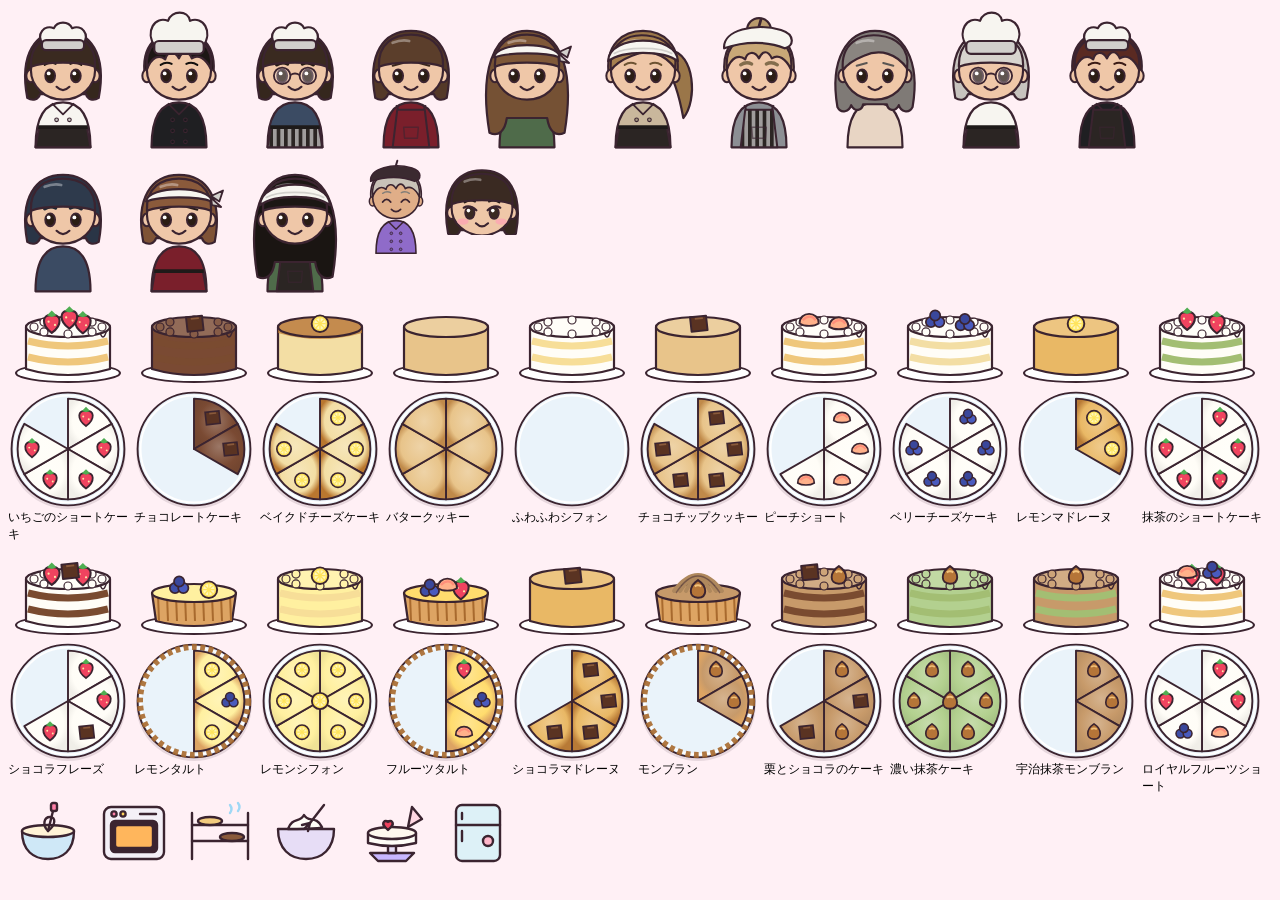
<file: test/art-preview.html>
<meta charset="utf-8"><body style="background:#FFF0F5;font:12px sans-serif">
<div id="a" style="display:flex;flex-wrap:wrap;gap:6px"></div><div id="c" style="display:flex;flex-wrap:wrap;gap:6px;margin-top:8px"></div>
<script src="../js/data.js"></script><script src="../js/sim.js"></script><script src="../js/art.js"></script>
<script>
const A=CS.art,D=CS.data;const box=(h,w)=>`<div style="width:${w}px;height:${w*1.25}px">${h}</div>`;
let h=box(A.avatar(D.DEFAULT_SKIN),110);
const hairs=Object.keys(D.AVATAR.hair), hats=Object.keys(D.AVATAR.hat), eyes=Object.keys(D.AVATAR.eyes), mouths=Object.keys(D.AVATAR.mouth), cl=Object.keys(D.AVATAR.clothes), acc=Object.keys(D.AVATAR.acc), pat=Object.keys(D.AVATAR.pattern), ap=Object.keys(D.AVATAR.apron);
for(let i=0;i<12;i++){h+=box(A.avatar({hair:hairs[i%8],hat:hats[i%7],eyes:eyes[i%6],mouth:mouths[i%5],clothes:cl[i%4],acc:acc[i%6],pattern:pat[i%4],apron:ap[i%3],hairColor:D.AVATAR.hairColors[i%11],clothesColor:D.AVATAR.clothColors[(i+1)%8],brows:['normal','thick','worried','none'][i%4]}),110);}
h+=box(A.avatar(A.customerSkin('gourmet',1)),80)+box(A.avatar(A.customerSkin('student',2),{head:true}),80);
document.getElementById('a').innerHTML=h;
let c='';for(const id in D.RECIPES){c+=`<div style="width:120px">${A.cakeSide(D.RECIPES[id])}${A.cakeTop(D.RECIPES[id],{pieces:id.length%7})}<div>${D.RECIPES[id].name}</div></div>`}
c+=['mix','oven','rack','whip','deco','fridge'].map(k=>`<div style="width:80px">${A.station(k)}</div>`).join('');
document.getElementById('c').innerHTML=c;
</script>
</file>
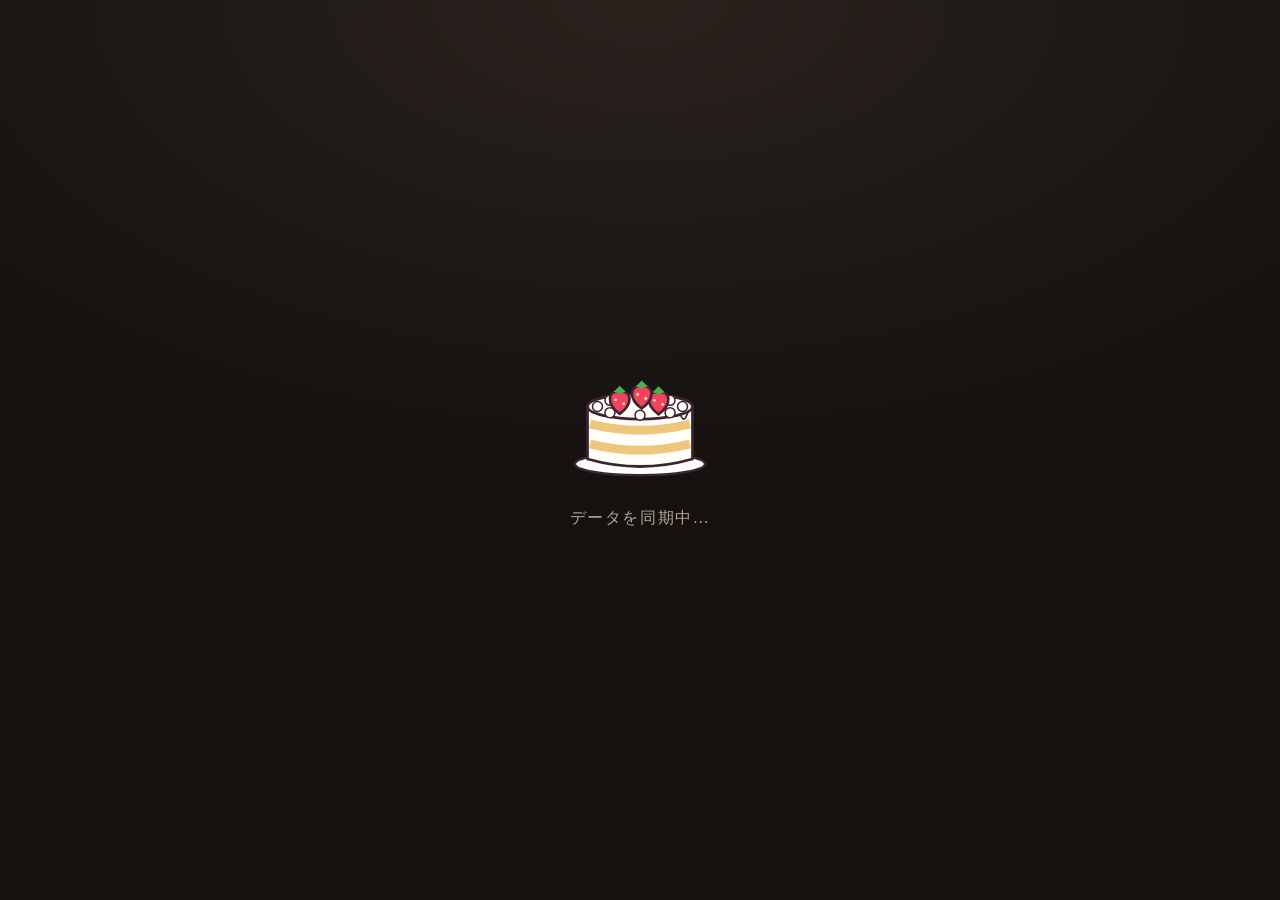
<file: test/index-mp.html>
<!doctype html>
<html lang="ja">
<head>
  <meta charset="utf-8">
  <meta name="viewport" content="width=device-width, initial-scale=1, viewport-fit=cover">
  <title>ケーキ屋さんシミュレーター</title>
  <meta name="description" content="最大4人で1つのケーキ屋さんを共同経営する、ブラウザで遊べる経営シミュレーション">
  <meta name="theme-color" content="#FFE4EC">
  <link rel="icon" href="data:image/svg+xml,%3Csvg xmlns='http://www.w3.org/2000/svg' viewBox='0 0 64 64'%3E%3Cpath d='M8 30h48v22a6 6 0 0 1-6 6H14a6 6 0 0 1-6-6z' fill='%23F2CC7E' stroke='%233B2430' stroke-width='4'/%3E%3Cpath d='M8 30c0-10 48-10 48 0v8H8z' fill='%23FFFDF7' stroke='%233B2430' stroke-width='4'/%3E%3Ccircle cx='32' cy='16' r='9' fill='%23F0435F' stroke='%233B2430' stroke-width='4'/%3E%3C/svg%3E">
  <link rel="preconnect" href="https://fonts.googleapis.com">
  <link rel="preconnect" href="https://fonts.gstatic.com" crossorigin>
  <link href="https://fonts.googleapis.com/css2?family=Mochiy+Pop+One&family=Zen+Maru+Gothic:wght@500;700;900&display=swap" rel="stylesheet">
  <link rel="stylesheet" href="../css/style.css">
</head>
<body>
  <div id="app">
    <!-- 起動 -->
    <section id="scr-boot" class="screen on" aria-busy="true">
      <div class="boot-cake" id="boot-cake"></div>
      <div class="boot-text">準備中…</div>
    </section>

    <!-- タイトル -->
    <section id="scr-title" class="screen">
      <div class="title-sky" aria-hidden="true"></div>
      <div class="title-wrap">
        <header class="logo">
          <div class="logo-cake" id="logo-cake"></div>
          <h1>ケーキ屋さん<span>シミュレーター</span></h1>
          <span class="ribbon">最大4人で共同経営</span>
        </header>
        <div class="title-me panel">
          <div class="av" id="me-av"></div>
          <div class="meta">
            <div class="name" id="me-name"></div>
            <span class="chip sync-chip" id="me-sync"></span>
          </div>
          <button class="icon-btn" id="me-edit" aria-label="きせかえ"><svg class="ic" viewBox="0 0 24 24" fill="none" stroke="currentColor" stroke-width="2.2" stroke-linecap="round" stroke-linejoin="round" aria-hidden="true"><path d="M8 3l-5 3 2 5 3-1v11h8V10l3 1 2-5-5-3c-.5 2-2 3-4 3s-3.5-1-4-3z"/></svg></button>
        </div>
        <div class="title-menu">
          <button class="btn big pink" id="btn-continue" hidden>つづきから <small></small></button>
          <button class="btn big yellow" id="btn-new">お店をつくる <small>ひとりでも・みんなでも</small></button>
          <button class="btn big mint" id="btn-join">お店に参加 <small>招待コードを入力</small></button>
        </div>
        <div class="title-sub">
          <button class="btn" id="btn-shops"><svg class="ic" viewBox="0 0 24 24" fill="none" stroke="currentColor" stroke-width="2.2" stroke-linecap="round" stroke-linejoin="round" aria-hidden="true"><path d="M3 11l9-8 9 8M5 10v10h14V10"/><path d="M10 20v-6h4v6"/></svg>マイショップ</button>
          <button class="btn" id="btn-skin"><svg class="ic" viewBox="0 0 24 24" fill="none" stroke="currentColor" stroke-width="2.2" stroke-linecap="round" stroke-linejoin="round" aria-hidden="true"><path d="M8 3l-5 3 2 5 3-1v11h8V10l3 1 2-5-5-3c-.5 2-2 3-4 3s-3.5-1-4-3z"/></svg>きせかえ</button>
          <button class="btn" id="btn-transfer"><svg class="ic" viewBox="0 0 24 24" fill="none" stroke="currentColor" stroke-width="2.2" stroke-linecap="round" stroke-linejoin="round" aria-hidden="true"><circle cx="8" cy="15" r="4"/><path d="M11 12l9-9M17 6l3 3M14 9l2 2"/></svg>引き継ぎ</button>
          <button class="btn" id="btn-rank"><svg class="ic" viewBox="0 0 24 24" fill="none" stroke="currentColor" stroke-width="2.2" stroke-linecap="round" stroke-linejoin="round" aria-hidden="true"><path d="M8 4h8v5a4 4 0 0 1-8 0z"/><path d="M8 6H5a3 3 0 0 0 3 4M16 6h3a3 3 0 0 1-3 4"/><path d="M12 13v4M8.5 21h7M10 17h4"/></svg>ランキング</button>
          <button class="btn" id="btn-settings"><svg class="ic" viewBox="0 0 24 24" fill="none" stroke="currentColor" stroke-width="2.2" stroke-linecap="round" stroke-linejoin="round" aria-hidden="true"><circle cx="12" cy="12" r="3.2"/><path d="M12 2.5v3M12 18.5v3M4.2 6.2l2.1 2.1M17.7 15.7l2.1 2.1M2.5 12h3M18.5 12h3M4.2 17.8l2.1-2.1M17.7 8.3l2.1-2.1"/></svg>設定</button>
        </div>
        <p class="title-foot" id="title-foot"></p>
      </div>
    </section>

    <!-- ゲーム -->
    <section id="scr-game" class="screen"></section>
  </div>

  <div id="sheet" hidden></div>
  <div id="mg" hidden></div>
  <div id="modal" hidden></div>
  <div id="toasts" aria-live="polite"></div>
  <div id="fxlayer" aria-hidden="true"></div>

  <!-- Firebase（compat 版） -->
  <script>window.FAKE_PORT=8790</script><script src="fake-firebase.js"></script>
  
  
  
  <!-- ゲーム本体 -->
  <script src="../js/data.js"></script>
  <script src="../js/sim.js"></script>
  <script src="../js/plan.js"></script>
  <script src="../js/kitchen.js"></script>
  <script src="../js/art.js"></script>
  <script src="../js/net.js"></script>
  <script src="../js/fx.js"></script>
  <script src="../js/gl.js"></script>
  <script src="../js/models.js"></script>
  <script src="../js/world.js"></script>
  <script src="../js/ui.js"></script>
  <script src="../js/rank.js"></script>
  <script src="../js/game.js"></script>
  <script>
    document.getElementById('boot-cake').innerHTML = CS.art.cakeSide(CS.data.RECIPES.short);
    document.getElementById('logo-cake').innerHTML = CS.art.cakeSide(CS.data.RECIPES.choco_berry);
  </script>
  <script src="../js/main.js"></script>
</body>
</html>
</file>
<file: css/style.css>
/* ケーキ屋さんシミュレーター
   レイアウト: 上=HUD / 3D の店内（全面） / 移動・操作ボタン（位置と大きさを変更可）
   方向性: 夜のパティスリー。エスプレッソ色のガラス調パネル、真鍮色と木苺色のアクセント、明朝の見出し */
:root {
  color-scheme: dark;
  --bg: #14110F;
  --bg-2: #1B1714;
  --paper: #231E1A;
  --paper-2: #2C2621;
  --glass: rgba(24, 20, 17, .78);
  --glass-2: rgba(36, 30, 26, .9);
  --fg: #F2EBE1;
  --muted: #B3A595;
  --dim: #85786B;
  --line: rgba(242, 235, 225, .12);
  --line-2: rgba(242, 235, 225, .22);
  --accent: #D4506C;
  --accent-2: #B83D58;
  --gold: #C9A35E;
  --gold-2: #E2C68E;
  --good: #8DB580;
  --warn: #E0A458;
  --bad: #E06A6A;
  --info: #84A9C9;
  --shadow: 0 10px 30px rgba(0, 0, 0, .35);
  --shadow-s: 0 4px 12px rgba(0, 0, 0, .3);
  --r: 14px;
  --display: "Shippori Mincho B1", "Zen Old Mincho", "Hiragino Mincho ProN", "Yu Mincho", serif;
  --body: "Zen Kaku Gothic New", "Hiragino Sans", "Hiragino Kaku Gothic ProN", "Yu Gothic UI", "Meiryo", system-ui, sans-serif;
  --btn: 1;
  --safe-l: max(12px, env(safe-area-inset-left, 0px));
  --safe-r: max(12px, env(safe-area-inset-right, 0px));
  --safe-b: env(safe-area-inset-bottom, 0px);
  --safe-t: env(safe-area-inset-top, 0px);
}
* { box-sizing: border-box; -webkit-tap-highlight-color: transparent; }
html, body { height: 100%; margin: 0; }
body {
  background: radial-gradient(120% 90% at 50% 0%, #2A221D 0%, var(--bg) 60%);
  color: var(--fg); font-family: var(--body); font-weight: 500; font-size: 15px; line-height: 1.55;
  overflow: hidden; overscroll-behavior: none; -webkit-user-select: none; user-select: none; touch-action: manipulation;
}
input, textarea { -webkit-user-select: text; user-select: text; }
body { -webkit-touch-callout: none; }
#scr-game .floor, #scr-game .hud, .fabs .mv, .lb { -webkit-touch-callout: none; -webkit-user-select: none; user-select: none; }
#scr-game .hud, #scr-game .tut, #scr-game .orders, #scr-game .lcol, #scr-game .rotate { touch-action: none; }

button, input, select { font: inherit; color: inherit; }
[hidden] { display: none !important; }
h1, h2, h3 { font-family: var(--display); font-weight: 600; margin: 0; text-wrap: balance; letter-spacing: .03em; }
.num { font-variant-numeric: tabular-nums; }
:focus-visible { outline: 2px solid var(--gold); outline-offset: 2px; }

/* ---------- 共通部品 ---------- */
.ic { width: 1.15em; height: 1.15em; flex: none; }
.btn {
  display: inline-flex; align-items: center; justify-content: center; gap: .45em;
  min-height: 44px; padding: .45em 1.15em; border-radius: 10px;
  background: linear-gradient(180deg, #3A322C, #2C2621); color: var(--fg);
  border: 1px solid var(--line-2); box-shadow: inset 0 1px 0 rgba(255, 255, 255, .06), var(--shadow-s);
  font-weight: 700; cursor: pointer; transition: transform .08s, filter .15s, background .15s; white-space: nowrap; letter-spacing: .02em;
}
.btn:hover { filter: brightness(1.12); }
.btn:active, .btn.pressed { transform: translateY(1px) scale(.99); filter: brightness(.95); }
.btn:disabled { opacity: .4; cursor: not-allowed; transform: none; filter: none; }
.btn.pink, .btn.primary { background: linear-gradient(180deg, #DE5F7A, var(--accent-2)); border-color: rgba(255, 255, 255, .18); color: #fff; }
.btn.mint { background: linear-gradient(180deg, #96BE89, #6E9A62); border-color: rgba(255, 255, 255, .18); color: #10140E; }
.btn.yellow { background: linear-gradient(180deg, var(--gold-2), var(--gold)); color: #241A0C; border-color: rgba(255, 255, 255, .25); }
.btn.sky { background: linear-gradient(180deg, #93B6D4, #6E93B5); color: #0E1620; }
.btn.lilac { background: linear-gradient(180deg, #A898C9, #8270A8); color: #fff; }
.btn.ghost { background: transparent; box-shadow: none; border-color: var(--line-2); }
.btn.sm { min-height: 34px; padding: .2em .8em; font-size: 13px; border-radius: 8px; }
.btn.big { min-height: 54px; font-size: 17px; padding: .55em 1.4em; font-family: var(--display); font-weight: 600; }
.btn.wide { width: 100%; }
.icon-btn { display: inline-grid; place-items: center; width: 40px; height: 40px; border-radius: 10px; border: 1px solid var(--line-2); background: rgba(255, 255, 255, .05); cursor: pointer; padding: 0; }
.icon-btn:hover { background: rgba(255, 255, 255, .1); }
.chip { display: inline-flex; align-items: center; gap: .3em; padding: .05em .6em; border-radius: 999px; border: 1px solid var(--line-2); background: rgba(255, 255, 255, .05); font-size: 12px; font-weight: 700; white-space: nowrap; color: var(--fg); }
.chip.ok { border-color: rgba(141, 181, 128, .5); color: #BFE0B3; background: rgba(141, 181, 128, .12); }
.chip.warn { border-color: rgba(224, 164, 88, .5); color: #F2CB93; background: rgba(224, 164, 88, .12); }
.chip.bad { border-color: rgba(224, 106, 106, .55); color: #F5ABAB; background: rgba(224, 106, 106, .12); }
.chip.info { border-color: rgba(132, 169, 201, .5); color: #BCD3E8; background: rgba(132, 169, 201, .12); }
.chip.auto { border-color: rgba(122, 176, 214, .55); color: #CFE6F7; background: rgba(122, 176, 214, .14); }
.card.upg.locked { opacity: .6; }
.chip.cold { border-color: rgba(143, 211, 255, .5); color: #BFE6FF; background: rgba(143, 211, 255, .12); }
.chip .ic { width: 1.05em; height: 1.05em; }
.chip.pink { border-color: rgba(212, 80, 108, .5); color: #F1AFBE; background: rgba(212, 80, 108, .12); }
.panel { background: var(--glass-2); border: 1px solid var(--line); border-radius: var(--r); box-shadow: var(--shadow); backdrop-filter: blur(10px); -webkit-backdrop-filter: blur(10px); }
.field { display: grid; gap: 6px; }
.field > span { font-size: 12px; color: var(--muted); letter-spacing: .06em; }
.input { width: 100%; min-height: 46px; padding: .4em .9em; border: 1px solid var(--line-2); border-radius: 10px; background: rgba(0, 0, 0, .25); font-weight: 600; font-size: 16px; color: var(--fg); }
.input:focus { border-color: var(--gold); outline: none; }
.input.code { font-family: var(--display); letter-spacing: .2em; text-transform: uppercase; text-align: center; font-size: 22px; }
.seg { display: flex; flex-wrap: wrap; gap: 6px; }
.seg button { flex: 1 1 auto; min-height: 40px; border: 1px solid var(--line-2); border-radius: 9px; background: rgba(255, 255, 255, .04); font-weight: 700; cursor: pointer; padding: .2em .7em; }
.seg button[aria-pressed="true"] { background: linear-gradient(180deg, #DE5F7A, var(--accent-2)); color: #fff; border-color: transparent; }
.switch { position: relative; width: 52px; height: 30px; flex: none; }
.switch input { appearance: none; width: 100%; height: 100%; margin: 0; border: 1px solid var(--line-2); border-radius: 999px; background: rgba(255, 255, 255, .1); cursor: pointer; transition: background .2s; }
.switch input:checked { background: var(--accent); }
.switch i { position: absolute; top: 4px; left: 4px; width: 22px; height: 22px; border-radius: 50%; background: #fff; transition: transform .2s; pointer-events: none; box-shadow: 0 1px 3px rgba(0, 0, 0, .4); }
.switch input:checked + i { transform: translateX(22px); }
input[type="range"] { width: 100%; accent-color: var(--accent); height: 28px; }
.row { display: flex; align-items: center; gap: 10px; }
.row.between { justify-content: space-between; }
.row.wrap { flex-wrap: wrap; }
.muted { color: var(--muted); font-weight: 500; }
.small { font-size: 12px; }
.stars { color: var(--gold-2); letter-spacing: .02em; }
.thumb { display: block; width: 100%; height: auto; aspect-ratio: 1; object-fit: contain; filter: drop-shadow(0 6px 10px rgba(0, 0, 0, .35)); }
.face, .body { display: block; width: 100%; height: 100%; object-fit: cover; }
.body { object-fit: contain; }

/* ---------- 画面 ---------- */
#app { height: 100%; position: relative; }
.screen { position: absolute; inset: 0; display: none; }
.screen.on { display: flex; flex-direction: column; animation: screenIn .45s ease; }
@keyframes screenIn { from { opacity: 0; } }
#scr-boot { align-items: center; justify-content: center; gap: 14px; }
.boot-cake { width: 150px; }
.boot-text { font-family: var(--display); font-size: 16px; color: var(--muted); letter-spacing: .1em; }

/* タイトル */
#scr-title { overflow-y: auto; align-items: center; padding: calc(16px + var(--safe-t)) var(--safe-r) calc(20px + var(--safe-b)) var(--safe-l); background: radial-gradient(80% 60% at 50% 18%, rgba(201, 163, 94, .16), transparent 70%); }
.title-wrap { width: min(560px, 100%); display: grid; gap: 18px; justify-items: center; margin: auto 0; }
.title-sky { display: none; }
.logo { text-align: center; display: grid; justify-items: center; gap: 4px; }
.logo-cake { width: 210px; margin-bottom: -18px; }
.logo h1 { font-size: clamp(30px, 7.5vw, 44px); line-height: 1.15; color: var(--fg); font-weight: 600; }
.logo h1 span { display: block; font-size: .44em; color: var(--gold); letter-spacing: .5em; padding-left: .5em; margin-top: 6px; font-family: var(--body); font-weight: 700; }
.logo .ribbon { margin-top: 8px; font-size: 12px; color: var(--muted); letter-spacing: .2em; border-top: 1px solid var(--line-2); border-bottom: 1px solid var(--line-2); padding: 3px 14px; }
.title-me { display: flex; align-items: center; gap: 12px; padding: 8px 14px 8px 8px; width: 100%; }
.title-me .av { width: 64px; height: 96px; flex: none; border-radius: 10px; background: radial-gradient(circle at 50% 40%, rgba(255, 255, 255, .08), transparent 70%); overflow: hidden; }
.title-me .meta { flex: 1; min-width: 0; display: grid; gap: 4px; justify-items: start; }
.title-me .name { font-family: var(--display); font-size: 19px; overflow: hidden; text-overflow: ellipsis; white-space: nowrap; max-width: 100%; }
.title-menu { display: grid; gap: 10px; width: 100%; }
.title-menu .btn.big { width: 100%; justify-content: space-between; }
.title-menu .btn small { font-family: var(--body); font-size: 12px; opacity: .85; font-weight: 500; }
.title-sub { display: grid; grid-template-columns: repeat(5, 1fr); gap: 6px; width: 100%; }
.title-sub .btn { flex-direction: column; gap: 3px; min-height: 62px; font-size: 11.5px; padding: 6px 2px; white-space: nowrap; }
.title-sub .btn .ic { width: 20px; height: 20px; color: var(--gold); }
.title-foot { font-size: 12px; text-align: center; color: var(--dim); }
.sync-chip .dot { width: 7px; height: 7px; border-radius: 50%; background: currentColor; }
.sync-chip.online { color: #BFE0B3; border-color: rgba(141, 181, 128, .45); }
.sync-chip.offline { color: #F2CB93; border-color: rgba(224, 164, 88, .45); }
.sync-chip.error { color: #F5ABAB; border-color: rgba(224, 106, 106, .5); }

/* ---------- ゲーム画面 ---------- */
#scr-game { padding-top: 0; }
.hud { position: absolute; z-index: 8; left: 0; right: 0; top: 0; display: flex; align-items: center; gap: 10px; flex-wrap: wrap; padding: calc(8px + var(--safe-t)) var(--safe-r) 8px var(--safe-l); background: linear-gradient(180deg, rgba(14, 11, 9, .82), rgba(14, 11, 9, .55) 70%, transparent); pointer-events: none; }
.hud > * { pointer-events: auto; }
.hud-day { display: grid; line-height: 1.15; min-width: 64px; }
.hud-day b { font-family: var(--display); font-weight: 600; font-size: 17px; }
.hud-day span { font-size: 11px; color: var(--muted); }
.hud-clock { flex: 1 1 120px; min-width: 110px; max-width: 420px; display: grid; grid-template-columns: auto 1fr; align-items: center; column-gap: 10px; }
.hud-clock .phase { grid-row: span 2; font-size: 11px; padding: 2px 9px; border-radius: 999px; border: 1px solid var(--line-2); white-space: nowrap; color: var(--muted); }
.hud-clock .phase.open { background: rgba(141, 181, 128, .2); color: #CBE7C0; border-color: rgba(141, 181, 128, .5); }
.hud-clock .phase.prep { background: rgba(224, 164, 88, .16); color: #F2CB93; border-color: rgba(224, 164, 88, .45); }
.hud-clock .phase.report { background: rgba(132, 169, 201, .18); color: #BCD3E8; }
.hud-clock b { font-family: var(--display); font-weight: 600; font-size: 20px; line-height: 1; }
.hud-clock .bar { height: 3px; border-radius: 99px; background: rgba(255, 255, 255, .15); overflow: hidden; }
.hud-clock .bar u { display: block; height: 100%; background: var(--gold); width: 0; transition: width .3s linear; }
.hud-money { font-family: var(--display); font-weight: 600; font-size: 18px; padding: 3px 12px; border-radius: 10px; background: rgba(0, 0, 0, .35); border: 1px solid rgba(201, 163, 94, .45); color: var(--gold-2); white-space: nowrap; cursor: pointer; }
.hud-money.neg { color: #F5ABAB; border-color: rgba(224, 106, 106, .5); }
.hud-money.bump { animation: bump .35s; }
@keyframes bump { 40% { transform: scale(1.06); } }
.hud-rep { display: grid; line-height: 1.1; text-align: center; }
.hud-rep b { font-family: var(--display); font-weight: 600; font-size: 16px; color: var(--gold-2); }
.hud-rep small { font-size: 10px; color: var(--muted); }
.hud-party { display: flex; margin-left: auto; gap: 4px; }
.hud-party .pa { width: 34px; height: 34px; border-radius: 50%; border: 1px solid var(--line-2); background: #2C2621; overflow: hidden; position: relative; }
.hud-party .pa.off { filter: grayscale(1) brightness(.6); }
.hud-party .pa.host { border-color: var(--gold); }
.floor { position: absolute; inset: 0; overflow: hidden; }
.world { position: absolute; inset: 0; background: #9EBBD6; }
.world canvas { width: 100%; height: 100%; display: block; touch-action: none; cursor: grab; }
.world canvas:active { cursor: grabbing; }
.labels { position: absolute; inset: 0; pointer-events: none; overflow: hidden; z-index: 2; }
.lb { position: absolute; left: 0; top: 0; will-change: transform; white-space: nowrap; transform-origin: 50% 100%; }
.st-lb { display: grid; justify-items: center; gap: 1px; padding: 3px 10px 4px; background: rgba(20, 16, 13, .72); border: 1px solid var(--line-2); border-radius: 8px; font-size: 11px; line-height: 1.25; color: var(--fg); backdrop-filter: blur(4px); -webkit-backdrop-filter: blur(4px); }
.st-lb b { font-size: 12px; font-weight: 700; letter-spacing: .04em; }
.st-lb small { font-size: 10px; color: var(--muted); font-weight: 600; }
.st-lb em { font-style: normal; background: var(--accent); color: #fff; border-radius: 6px; padding: 1px 9px; margin-top: 3px; font-size: 12px; font-weight: 700; }
.st-lb.near { border-color: var(--gold); background: rgba(20, 16, 13, .86); z-index: 2; }
.st-lb.near b { font-size: 14px; }
.st-lb.hot { border-color: var(--warn); animation: hotGlow .8s ease-in-out infinite; }
@keyframes hotGlow { 50% { box-shadow: 0 0 0 4px rgba(224, 164, 88, .35); } }
.st-lb.auto { border-color: rgba(122, 176, 214, .55); }
.st-lb .pb { display: block; width: 100px; height: 6px; border-radius: 99px; background: rgba(255, 255, 255, .14); margin-top: 4px; overflow: hidden; }
.st-lb .pb i { display: block; height: 100%; background: linear-gradient(90deg, #7AB0D6, #9BD88A); border-radius: 99px; }
.st-lb .dm { position: relative; display: block; width: 100px; height: 8px; border-radius: 99px; background: linear-gradient(90deg, #F2E5C2, #E1B26A 45%, #A8652E 70%, #5A2E14 85%, #1B0F08); margin-top: 4px; }
.st-lb .dm u { position: absolute; top: -3px; bottom: -3px; border: 1.5px solid #9BD88A; border-radius: 3px; background: rgba(141, 181, 128, .25); }
.st-lb .dm b { position: absolute; top: -5px; width: 3px; height: 18px; margin-left: -1.5px; background: #fff; border-radius: 2px; box-shadow: 0 0 0 1px rgba(0, 0, 0, .6); }
.tag-lb { background: rgba(20, 16, 13, .78); border: 1px solid rgba(201, 163, 94, .55); color: var(--gold-2); border-radius: 6px; padding: 1px 7px; font-size: 11px; display: grid; justify-items: center; line-height: 1.2; font-variant-numeric: tabular-nums; font-weight: 700; }
.tag-lb small { font-size: 10px; color: var(--muted); font-weight: 600; }
.nm-lb { background: rgba(20, 16, 13, .7); color: #fff; border-radius: 6px; padding: 0 8px; font-size: 11px; font-weight: 700; }
.say-lb { background: rgba(250, 246, 240, .95); color: #2A221D; border-radius: 10px; padding: 3px 10px; font-size: 12px; font-weight: 700; animation: fadeIn .25s; z-index: 3; box-shadow: var(--shadow-s); }
.say-lb.bad { background: rgba(225, 233, 240, .95); }
@keyframes fadeIn { from { opacity: 0; } }
.keyhint { position: absolute; left: 50%; bottom: calc(10px + var(--safe-b)); transform: translateX(-50%); background: rgba(20, 16, 13, .7); border: 1px solid var(--line); color: var(--muted); border-radius: 999px; padding: 3px 14px; font-size: 12px; z-index: 5; white-space: nowrap; pointer-events: none; max-width: calc(100% - 32px); overflow: hidden; text-overflow: ellipsis; }

/* 操作ボタン（スティック・操作ボタン・メニュー類。位置と大きさを変更できる） */
.fabs { position: absolute; inset: 0; pointer-events: none; z-index: 6; }
.fabs .mv { position: absolute; pointer-events: auto; transform: translate(-50%, -50%); touch-action: none; }
.joy { width: calc(128px * var(--btn)); height: calc(128px * var(--btn)); border-radius: 50%; background: radial-gradient(circle, rgba(20, 16, 13, .25), rgba(20, 16, 13, .45)); border: 1px solid rgba(255, 255, 255, .25); backdrop-filter: blur(3px); -webkit-backdrop-filter: blur(3px); }
.joy i { position: absolute; left: 30%; top: 30%; width: 40%; height: 40%; border-radius: 50%; background: radial-gradient(circle at 40% 35%, #F7F1E8, #CFC4B6); box-shadow: 0 4px 12px rgba(0, 0, 0, .45); transition: transform .05s; }
.act-btn { width: calc(96px * var(--btn)); height: calc(96px * var(--btn)); border-radius: 50%; background: rgba(20, 16, 13, .6); color: var(--muted); border: 1px solid rgba(255, 255, 255, .25); display: grid; place-items: center; align-content: center; gap: 2px; font-weight: 700; font-size: calc(12px * var(--btn)); cursor: pointer; padding: 6px; backdrop-filter: blur(4px); -webkit-backdrop-filter: blur(4px); box-shadow: var(--shadow-s); }
.act-btn .ic { width: calc(26px * var(--btn)); height: calc(26px * var(--btn)); }
.act-btn .ab-t { max-width: 100%; line-height: 1.15; text-align: center; overflow: hidden; }
.act-btn.on { background: radial-gradient(circle at 40% 30%, #E36B85, var(--accent-2)); color: #fff; border-color: rgba(255, 255, 255, .35); animation: actPulse 1.4s ease-in-out infinite; }
@keyframes actPulse { 50% { box-shadow: 0 0 0 8px rgba(212, 80, 108, .22), var(--shadow-s); } }
.act-btn.pressed { transform: translate(-50%, -50%) scale(.95); }
.fab { width: calc(56px * var(--btn)); height: calc(56px * var(--btn)); border-radius: 14px; border: 1px solid var(--line-2); background: rgba(20, 16, 13, .7); color: var(--fg); display: grid; place-items: center; align-content: center; gap: 1px; cursor: pointer; font-size: calc(10px * var(--btn)); font-weight: 700; padding: 0; backdrop-filter: blur(4px); -webkit-backdrop-filter: blur(4px); box-shadow: var(--shadow-s); }
.fab .ic { width: calc(22px * var(--btn)); height: calc(22px * var(--btn)); color: var(--gold-2); }
.fabs .fab:active { transform: translate(-50%, -50%) scale(.95); }
.fabs.editing .mv { outline: 2px dashed var(--gold); outline-offset: 4px; cursor: grab; animation: none; }
.edit-bar { position: absolute; z-index: 30; left: 50%; top: calc(70px + var(--safe-t)); transform: translateX(-50%); display: flex; flex-wrap: wrap; justify-content: center; gap: 8px; padding: 8px 12px; align-items: center; width: max-content; max-width: calc(100% - 32px); }
.edit-bar > span { white-space: nowrap; }
.phase-band { position: absolute; z-index: 7; left: 50%; transform: translateX(-50%); top: calc(64px + var(--safe-t)); display: flex; gap: 8px; align-items: center; padding: 4px 4px 4px 14px; background: rgba(20, 16, 13, .78); border: 1px solid rgba(224, 164, 88, .45); border-radius: 999px; font-size: 13px; white-space: nowrap; color: #F2CB93; backdrop-filter: blur(4px); -webkit-backdrop-filter: blur(4px); }
.chat-float { position: absolute; z-index: 7; left: var(--safe-l); top: calc(110px + var(--safe-t)); display: grid; gap: 6px; justify-items: start; pointer-events: none; max-width: 60%; }
.chat-float .cb { display: flex; align-items: center; gap: 8px; background: rgba(20, 16, 13, .8); border: 1px solid var(--line-2); border-radius: 12px; padding: 3px 12px 3px 3px; font-size: 13px; animation: chatIn .3s ease; max-width: 100%; }
.chat-float .cb span:last-child { overflow: hidden; text-overflow: ellipsis; white-space: nowrap; }
.chat-float .cb .h { width: 28px; height: 28px; border-radius: 50%; overflow: hidden; flex: none; background: #2C2621; }
.chat-float .cb.out { animation: chatOut .4s forwards; }
@keyframes chatIn { from { transform: translateX(-16px); opacity: 0; } }
@keyframes chatOut { to { opacity: 0; } }

/* ---------- シート ---------- */
#sheet { position: fixed; inset: 0; z-index: 40; display: flex; align-items: flex-end; justify-content: center; background: rgba(0, 0, 0, .45); }
#sheet .sh { width: min(720px, 100%); max-height: min(88vh, 100%); display: flex; flex-direction: column; background: var(--bg-2); border: 1px solid var(--line); border-bottom: 0; border-radius: 18px 18px 0 0; box-shadow: 0 -10px 40px rgba(0, 0, 0, .5); animation: sheetIn .3s cubic-bezier(.2, .9, .3, 1); padding-bottom: var(--safe-b); }
@keyframes sheetIn { from { transform: translateY(30%); opacity: .3; } }
.sh-head { display: flex; align-items: center; gap: 10px; padding: 14px var(--safe-r) 10px var(--safe-l); border-bottom: 1px solid var(--line); }
.sh-head h2 { font-size: 20px; flex: 1; min-width: 0; }
.sh-tabs { display: flex; flex-wrap: wrap; gap: 2px 0; padding: 6px var(--safe-r) 0 var(--safe-l); border-bottom: 1px solid var(--line); } /* タブは折り返して全部見えるように（パソコンでも横スクロールしなくていい） */
.sh-tabs button { flex: none; min-height: 36px; padding: 0 12px; border: 0; border-bottom: 2px solid transparent; background: none; font-weight: 700; cursor: pointer; color: var(--muted); }
.sh-tabs button[aria-selected="true"] { color: var(--fg); border-bottom-color: var(--accent); }
.sh-body { overflow-y: auto; -webkit-overflow-scrolling: touch; padding: 14px var(--safe-r) 22px var(--safe-l); display: grid; gap: 12px; align-content: start; }
@media (min-width: 960px) {
  #sheet { justify-content: flex-end; align-items: stretch; }
  #sheet .sh { width: 520px; max-height: 100%; border-radius: 18px 0 0 18px; border-bottom: 1px solid var(--line); border-right: 0; animation-name: drawerIn; }
  @keyframes drawerIn { from { transform: translateX(25%); opacity: .3; } }
}
.card { background: var(--paper); border: 1px solid var(--line); border-radius: 12px; padding: 12px; display: grid; gap: 8px; min-width: 0; }
.card h3 { font-size: 15px; }
.card.soft { background: transparent; }
.list { display: grid; gap: 8px; }
.item { display: grid; grid-template-columns: auto 1fr auto; align-items: center; gap: 10px; background: var(--paper); border: 1px solid var(--line); border-radius: 12px; padding: 8px 10px; min-width: 0; color: var(--fg); }
.item .ico { width: 46px; height: 46px; display: grid; place-items: center; font-size: 26px; border-radius: 10px; background: rgba(255, 255, 255, .05); overflow: hidden; }
.item .ico .ic { width: 22px; height: 22px; color: var(--gold); }
.item .mid { min-width: 0; display: grid; gap: 3px; }
.item .mid b { overflow: hidden; text-overflow: ellipsis; white-space: nowrap; }
.item .mid small { font-weight: 500; color: var(--muted); font-size: 12px; }
.item .end { display: flex; gap: 6px; align-items: center; }
.item.mk { grid-template-columns: auto 1fr; }
.item.mk .end { grid-column: 2; justify-content: space-between; }
.step { display: inline-flex; align-items: center; border: 1px solid var(--line-2); border-radius: 10px; background: rgba(0, 0, 0, .2); overflow: hidden; }
.step button { width: 36px; height: 34px; border: 0; background: transparent; font-weight: 700; cursor: pointer; display: grid; place-items: center; }
.step button:active { background: rgba(255, 255, 255, .1); }
.step output { min-width: 34px; text-align: center; font-variant-numeric: tabular-nums; }
.kv { display: grid; grid-template-columns: 1fr auto; gap: 4px 12px; font-size: 14px; margin: 0; }
.kv dt { color: var(--muted); }
.kv dd { margin: 0; text-align: right; font-variant-numeric: tabular-nums; }
.kv .tot { border-top: 1px solid var(--line-2); padding-top: 5px; font-size: 16px; font-weight: 700; }
.pos { color: #A9D69B; }
.neg { color: #F09A9A; }
.banner { border: 1px solid rgba(224, 164, 88, .35); border-radius: 10px; padding: 8px 12px; background: rgba(224, 164, 88, .08); font-size: 13px; display: flex; gap: 8px; align-items: center; flex-wrap: wrap; }
.banner .ic { color: var(--gold); }
.banner.pink { border-color: rgba(212, 80, 108, .4); background: rgba(212, 80, 108, .08); }
.banner.mint { border-color: rgba(141, 181, 128, .4); background: rgba(141, 181, 128, .08); }
.banner.sky { border-color: rgba(132, 169, 201, .35); background: rgba(132, 169, 201, .07); }
.menu-card { display: grid; grid-template-columns: 84px 1fr; gap: 12px; }
.menu-card .pic { width: 84px; }
.menu-card .ctl { display: grid; gap: 6px; min-width: 0; }
.menu-card .hole-box { display: grid; gap: 5px; margin-top: 4px; padding: 8px 10px; border-radius: 12px; background: color-mix(in srgb, var(--pink, #f49ac2) 10%, transparent); border: 1px dashed color-mix(in srgb, var(--pink, #f49ac2) 45%, transparent); }
.menu-card .hole-box b .ic, .menu-card .hole-box b svg { width: 15px; height: 15px; vertical-align: -2px; }
.price-row { display: flex; align-items: center; gap: 6px; flex-wrap: wrap; }
.price-val { font-family: var(--display); font-weight: 600; font-size: 19px; min-width: 80px; text-align: center; font-variant-numeric: tabular-nums; color: var(--gold-2); }
.demand { display: flex; align-items: center; gap: 8px; font-size: 12px; color: var(--muted); }
.demand .bar { flex: 1; height: 6px; border-radius: 99px; background: rgba(255, 255, 255, .1); overflow: hidden; }
.demand .bar u { display: block; height: 100%; }
.mark { font-family: var(--display); font-size: 16px; width: 22px; text-align: center; }
.recipe-book { display: grid; grid-template-columns: repeat(auto-fill, minmax(150px, 1fr)); gap: 10px; }
.rb { border: 1px solid var(--line); border-radius: 12px; background: var(--paper); padding: 8px; display: grid; gap: 4px; justify-items: center; text-align: center; font-size: 12px; }
.rb .thumb { width: 110px; }
.rb.unknown .thumb { filter: brightness(0) opacity(.35); }
.rb b { font-size: 13px; font-family: var(--display); font-weight: 600; }
.rb .comp { color: var(--muted); }
.pick { display: flex; flex-wrap: wrap; gap: 6px; }
.pick button { border: 1px solid var(--line-2); border-radius: 9px; background: rgba(255, 255, 255, .04); padding: 4px 11px; font-weight: 700; cursor: pointer; min-height: 38px; display: inline-flex; align-items: center; gap: 6px; }
.pick button[aria-pressed="true"] { background: rgba(212, 80, 108, .25); border-color: var(--accent); }
.pick button .sw { width: 14px; height: 14px; border-radius: 50%; border: 1px solid rgba(0, 0, 0, .3); }
.lab-preview { display: grid; grid-template-columns: 130px 1fr; gap: 12px; align-items: center; }
.upg { display: grid; grid-template-columns: 46px 1fr auto; gap: 10px; align-items: center; }
.upg .ico { width: 46px; height: 46px; border-radius: 10px; display: grid; place-items: center; background: rgba(201, 163, 94, .12); }
.upg .ico .ic { width: 24px; height: 24px; color: var(--gold-2); }
.lv { display: flex; gap: 3px; }
.lv i { width: 14px; height: 4px; border-radius: 2px; background: rgba(255, 255, 255, .15); }
.lv i.on { background: var(--gold); }
.chart { width: 100%; overflow-x: auto; }
.chart svg { display: block; width: 100%; min-width: 320px; height: auto; }

/* きせかえ */
.skin-ed { display: grid; grid-template-columns: 170px 1fr; gap: 14px; align-items: start; }
.skin-prev { position: sticky; top: 0; display: grid; gap: 8px; justify-items: center; background: var(--paper); border: 1px solid var(--line); border-radius: 14px; padding: 10px; }
.av3d { width: 150px; height: 210px; border-radius: 10px; overflow: hidden; background: #2B2522; }
.av3d canvas { width: 100%; height: 100%; display: block; touch-action: none; cursor: grab; }
.skin-parts { display: grid; gap: 10px; min-width: 0; }
.opt-grid { display: grid; grid-template-columns: repeat(auto-fill, minmax(76px, 1fr)); gap: 6px; }
.opt { border: 1px solid var(--line); border-radius: 10px; background: rgba(255, 255, 255, .03); padding: 4px; cursor: pointer; display: grid; justify-items: center; gap: 2px; font-size: 11px; font-weight: 700; }
.opt img { width: 64px; height: 64px; }
.opt[aria-pressed="true"] { border-color: var(--accent); background: rgba(212, 80, 108, .15); }
.swatches { display: flex; flex-wrap: wrap; gap: 8px; align-items: center; }
.swatches button { width: 32px; height: 32px; border-radius: 50%; border: 2px solid rgba(255, 255, 255, .2); cursor: pointer; padding: 0; }
.swatches button[aria-pressed="true"] { box-shadow: 0 0 0 2px var(--bg-2), 0 0 0 4px var(--gold); }
.swatches input[type="color"] { width: 40px; height: 34px; border: 1px solid var(--line-2); border-radius: 8px; padding: 0; background: transparent; cursor: pointer; }
@media (max-width: 520px) { .skin-ed { grid-template-columns: 1fr; } .skin-prev { position: relative; grid-template-columns: 120px 1fr; justify-items: start; align-items: center; } .av3d { width: 120px; height: 170px; } }

/* ロビー・日報 */
.overlay { position: absolute; inset: 0; z-index: 20; display: grid; place-items: center; padding: calc(60px + var(--safe-t)) var(--safe-r) calc(14px + var(--safe-b)) var(--safe-l); background: rgba(10, 8, 7, .55); backdrop-filter: blur(4px); -webkit-backdrop-filter: blur(4px); overflow-y: auto; }
.ov-card { width: min(580px, 100%); padding: 20px; display: grid; gap: 14px; animation: popCard .4s ease; }
@keyframes popCard { from { transform: translateY(10px); opacity: 0; } }
.ov-card h2 { font-size: 24px; text-align: center; }
.invite { display: grid; gap: 6px; justify-items: center; text-align: center; padding: 12px; border: 1px solid rgba(201, 163, 94, .35); border-radius: 12px; background: rgba(201, 163, 94, .07); }
.invite .code { font-family: var(--display); font-weight: 600; font-size: 32px; letter-spacing: .24em; padding-left: .24em; color: var(--gold-2); }
.seats { display: grid; grid-template-columns: repeat(4, 1fr); gap: 8px; }
.seat { border: 1px solid var(--line); border-radius: 12px; background: var(--paper); padding: 6px 4px 8px; display: grid; justify-items: center; gap: 4px; text-align: center; min-width: 0; }
.seat .av { width: 70px; height: 100px; }
.seat .nm { font-size: 12px; max-width: 100%; overflow: hidden; text-overflow: ellipsis; white-space: nowrap; font-weight: 700; }
.seat.empty { border-style: dashed; color: var(--dim); place-content: center; min-height: 140px; font-size: 12px; }
.seat.off .av { filter: grayscale(1) brightness(.6); }
.report-grid { display: grid; grid-template-columns: repeat(auto-fill, minmax(100px, 1fr)); gap: 8px; }
.stat { border: 1px solid var(--line); border-radius: 10px; background: var(--paper); padding: 7px 6px; text-align: center; display: grid; }
.stat small { font-size: 11px; color: var(--muted); }
.stat b { font-family: var(--display); font-weight: 600; font-size: 17px; font-variant-numeric: tabular-nums; }

/* ミニゲーム */
#mg { position: fixed; inset: 0; z-index: 60; display: grid; place-items: center; background: rgba(8, 6, 5, .62); backdrop-filter: blur(3px); -webkit-backdrop-filter: blur(3px); padding: 10px var(--safe-r) calc(10px + var(--safe-b)) var(--safe-l); overflow-y: auto; }
.mg-card { width: min(460px, 100%); background: var(--bg-2); border: 1px solid var(--line); border-radius: 18px; box-shadow: var(--shadow); padding: 14px; display: grid; gap: 10px; position: relative; }
.pop-in { animation: popCard .35s ease; }
.mg-head { display: flex; gap: 10px; align-items: flex-start; justify-content: space-between; }
.mg-head h3 { font-size: 19px; }
.mg-sub { margin: 3px 0 0; font-size: 13px; color: var(--muted); }
.mg-steps { list-style: none; margin: 0; padding: 0; display: flex; flex-wrap: wrap; gap: 4px; }
.mg-steps:empty { display: none; }
.mg-steps li { font-size: 11px; padding: 2px 9px; border-radius: 999px; border: 1px solid var(--line); color: var(--dim); font-weight: 700; }
.mg-steps li.done { color: #BFE0B3; border-color: rgba(141, 181, 128, .4); }
.mg-steps li.cur { color: #fff; background: var(--accent); border-color: transparent; }
.mg-timer { height: 3px; border-radius: 99px; overflow: hidden; background: rgba(255, 255, 255, .1); }
.mg-timer i { display: block; height: 100%; width: 100%; background: linear-gradient(90deg, var(--accent), var(--gold)); }
.mg-stage { position: relative; display: grid; justify-items: center; gap: 10px; min-height: 200px; }
.mg-canvas { touch-action: none; border-radius: 12px; box-shadow: var(--shadow-s); }
.mg-hint { margin: 0; text-align: center; font-size: 13px; color: var(--muted); min-height: 1.5em; }
.mg-foot { display: flex; gap: 8px; justify-content: center; align-items: center; flex-wrap: wrap; }
.mg-foot .btn.big { flex: 1; }
.mg-order { display: flex; align-items: center; gap: 4px; flex-wrap: wrap; justify-content: center; }
.mg-order .slot { width: 60px; padding: 5px 4px; font-size: 24px; border-radius: 10px; display: grid; justify-items: center; line-height: 1.15; border: 1px solid var(--line); }
.mg-order .slot small { font-size: 9px; color: var(--muted); }
.mg-order .slot.ok { background: rgba(141, 181, 128, .16); border-color: rgba(141, 181, 128, .45); }
.mg-order .slot.peek { background: rgba(224, 164, 88, .16); }
.mg-order i { font-style: normal; color: var(--dim); }
.mg-ings { display: grid; grid-template-columns: repeat(2, 1fr); gap: 8px; width: 100%; }
.ing-btn { min-height: 56px; border: 1px solid var(--line-2); border-radius: 12px; background: var(--paper); display: flex; align-items: center; gap: 8px; padding: 4px 12px; cursor: pointer; font-weight: 700; box-shadow: var(--shadow-s); }
.ing-btn span { font-size: 26px; }
.ing-btn small { margin-left: auto; color: var(--muted); }
.ing-btn:active { transform: scale(.98); }
.ing-btn.used { opacity: .3; }
.shake { animation: shake .35s; }
@keyframes shake { 20%, 60% { transform: translateX(-6px); } 40%, 80% { transform: translateX(6px); } }
.scale { display: grid; justify-items: center; gap: 8px; padding: 10px; }
.scale-top { width: 220px; height: 120px; border-radius: 50% 50% 14px 14px / 30% 30% 14px 14px; background: linear-gradient(180deg, #E7EAEE, #A9B0B8); display: grid; place-items: end center; padding-bottom: 18px; box-shadow: var(--shadow-s); }
.pile { width: 140px; height: 70px; border-radius: 50% 50% 8px 8px; transform-origin: 50% 100%; transform: scale(.2, .15); box-shadow: inset 0 -8px 16px rgba(0, 0, 0, .15); transition: transform .05s linear; }
.scale-disp { min-width: 170px; padding: 6px 16px; border-radius: 8px; background: #0E1410; color: #7CFF9A; font-family: "SFMono-Regular", Consolas, monospace; font-size: 30px; text-align: right; box-shadow: inset 0 0 12px rgba(0, 0, 0, .8); }
.scale-disp small { font-size: 14px; margin-left: 4px; }
.scale-disp.ok { color: #B6FFCB; box-shadow: inset 0 0 12px rgba(0, 0, 0, .8), 0 0 0 2px rgba(141, 181, 128, .6); }
.scale-disp.over { color: #FF9B9B; }
.scale-target { font-size: 13px; color: var(--muted); }
.pour-btn.pressed { filter: brightness(1.25); }
.mg-stir { position: relative; display: flex; gap: 14px; align-items: center; }
.mg-gauge { position: relative; width: 16px; height: 220px; border-radius: 99px; background: linear-gradient(0deg, rgba(132, 169, 201, .35), rgba(255, 255, 255, .08) 50%, rgba(224, 106, 106, .35)); border: 1px solid var(--line-2); }
.mg-gauge .zone { position: absolute; left: -3px; right: -3px; background: rgba(141, 181, 128, .45); border: 1px solid #9BD88A; border-radius: 4px; }
.mg-gauge .needle { position: absolute; left: -8px; right: -8px; height: 4px; margin-bottom: -2px; background: #fff; border-radius: 2px; box-shadow: 0 0 0 1px rgba(0, 0, 0, .5); }
.mg-gauge .lbl { position: absolute; left: 50%; transform: translateX(-50%); font-size: 10px; white-space: nowrap; color: var(--muted); }
.mg-gauge .lbl.hi { top: -18px; }
.mg-gauge .lbl.lo { bottom: -18px; }
.mg-gauge.ok { box-shadow: 0 0 0 3px rgba(141, 181, 128, .3); }
.mg-gauge.hot { box-shadow: 0 0 0 3px rgba(224, 106, 106, .35); }
.mg-whip { display: flex; gap: 14px; align-items: center; }
.mg-meter { position: relative; width: 18px; height: 230px; border-radius: 99px; background: rgba(255, 255, 255, .08); border: 1px solid var(--line-2); }
.mg-meter .fill { position: absolute; left: 0; right: 0; bottom: 0; border-radius: 0 0 99px 99px; background: linear-gradient(0deg, #F6F1E6, #E8D8B0); }
.mg-meter .zone { position: absolute; left: -5px; right: -5px; border: 1px solid #9BD88A; border-radius: 4px; background: rgba(141, 181, 128, .3); z-index: 1; }
.mg-meter .sep { position: absolute; left: -5px; right: -5px; height: 0; border-top: 2px dashed var(--bad); z-index: 1; }
.mg-meter .lbl { position: absolute; left: 26px; font-size: 10px; white-space: nowrap; color: var(--muted); }
.mg-meter .lbl.a { bottom: 10%; }
.mg-meter .lbl.b { bottom: 72%; color: #BFE0B3; }
.mg-meter .lbl.c { bottom: 86%; color: #F5ABAB; }
.mg-meter.bad .fill { background: linear-gradient(0deg, #E9DDB0, #CBB46A); }
.whisk-btn.bump { animation: bump .15s; }
.mg-cov { font-size: 13px; color: var(--muted); }
.mg-cov b { font-family: var(--display); font-size: 20px; color: var(--fg); }
.mg-result { position: absolute; inset: 0; display: grid; place-content: center; justify-items: center; gap: 4px; background: rgba(20, 16, 13, .92); border-radius: 12px; z-index: 5; animation: fadeIn .3s; text-align: center; padding: 10px; }
.mg-result .mg-cakeimg { width: 150px; }
.mg-result b { font-family: var(--display); font-weight: 600; font-size: 34px; letter-spacing: .06em; }
.mg-result span { font-size: 15px; }
.mg-result em { font-style: normal; font-size: 12px; color: var(--muted); max-width: 300px; }
.mg-result.r-p b { color: var(--gold-2); }
.mg-result.r-g b { color: #F1AFBE; }
.mg-result.r-o b { color: #BFE0B3; }
.mg-result.r-m b { color: #BCD3E8; }
.mg-result.r-x b { color: #9A8E82; }

/* モーダル・トースト */
#modal { position: fixed; inset: 0; z-index: 80; display: grid; place-items: center; background: rgba(0, 0, 0, .55); padding: 16px; }
#modal .md { width: min(440px, 100%); padding: 18px; display: grid; gap: 12px; animation: popCard .3s ease; max-height: 90vh; overflow-y: auto; }
#modal .md h3 { font-size: 19px; }
#modal .md .row.end { justify-content: flex-end; flex-wrap: wrap; }
#toasts { position: fixed; z-index: 90; left: 50%; top: calc(64px + var(--safe-t)); transform: translateX(-50%); display: grid; gap: 6px; justify-items: center; pointer-events: none; width: min(92vw, 440px); }
.toast { background: rgba(20, 16, 13, .9); border: 1px solid var(--line-2); border-radius: 10px; box-shadow: var(--shadow-s); padding: 7px 14px; font-size: 13px; animation: toastIn .3s ease; text-align: center; backdrop-filter: blur(6px); -webkit-backdrop-filter: blur(6px); }
.toast.err { border-color: rgba(224, 106, 106, .6); color: #F8C3C3; }
.toast.good { border-color: rgba(141, 181, 128, .55); color: #D2EBC8; }
.toast.big { border-color: rgba(201, 163, 94, .6); color: var(--gold-2); font-family: var(--display); font-weight: 600; font-size: 16px; }
.toast.out { animation: toastOut .3s forwards; }
@keyframes toastIn { from { transform: translateY(-10px); opacity: 0; } }
@keyframes toastOut { to { transform: translateY(-6px); opacity: 0; } }

/* 演出 */
#fxlayer { position: fixed; inset: 0; pointer-events: none; z-index: 95; overflow: hidden; }
.spark { position: absolute; width: 5px; height: 5px; border-radius: 50%; animation: spark 1s cubic-bezier(.2, .8, .4, 1) forwards; box-shadow: 0 0 6px currentColor; }
.spark.star { width: 3px; height: 9px; border-radius: 2px; }
@keyframes spark { to { transform: translate(var(--dx), var(--dy)) rotate(200deg); opacity: 0; } }
.coin { position: absolute; width: 22px; height: 22px; margin: -11px; border-radius: 50%; background: radial-gradient(circle at 35% 30%, #F6E2AE, #B98A3C); color: #4A3410; display: grid; place-items: center; font-size: 11px; font-weight: 700; animation: coin .9s cubic-bezier(.5, -0.3, .6, 1) forwards; box-shadow: 0 2px 6px rgba(0, 0, 0, .4); }
@keyframes coin { to { transform: translate(var(--tx), var(--ty)) scale(.6); opacity: .3; } }

@media (max-width: 480px) {
  .hud { gap: 6px; }
  .hud-money { font-size: 15px; padding: 2px 9px; }
  .hud-clock b { font-size: 17px; }
  .hud-rep small { display: none; }
  .title-sub .btn { font-size: 11px; }
}
@media (max-height: 460px) and (orientation: landscape) {
  .hud { padding-block: 4px; }
  .phase-band { top: calc(48px + var(--safe-t)); }
  .overlay { padding-top: calc(44px + var(--safe-t)); }
}

/* 軽量モード：ぼかし・常時アニメーションを止める */
body.light *, body.light *::before, body.light *::after { animation-duration: 0s !important; animation-iteration-count: 1 !important; transition: none !important; backdrop-filter: none !important; -webkit-backdrop-filter: none !important; }
@media (prefers-reduced-motion: reduce) { *, *::before, *::after { animation-duration: .001s !important; animation-iteration-count: 1 !important; transition: none !important; } }

/* ---- 店舗レベル・アルバイト・設備 ---- */
.hud-lv { display: grid; gap: 3px; min-width: 52px; padding: 4px 8px; border-radius: 10px; border: 1px solid var(--line); background: rgba(255, 255, 255, .04); color: var(--fg); cursor: pointer; }
.hud-lv b { font-family: var(--display); font-weight: 600; font-size: 15px; color: var(--gold-2); line-height: 1; }
.hud-lv .bar, .lvbar { display: block; height: 4px; border-radius: 4px; background: rgba(255, 255, 255, .1); overflow: hidden; }
.hud-lv .bar u, .lvbar u { display: block; height: 100%; background: linear-gradient(90deg, var(--gold), var(--accent)); }
.lvbar { height: 8px; margin: 8px 0; }
.lvrow .ico { width: 34px; height: 34px; border-radius: 50%; display: grid; place-items: center; background: rgba(255, 255, 255, .06); font-family: var(--display); }
.lvrow.done .ico { background: rgba(201, 163, 94, .25); color: var(--gold-2); }
.lvrow:not(.done) { opacity: .62; }
.staff { display: grid; grid-template-columns: 64px 1fr auto; gap: 12px; align-items: start; }
.staff.locked { opacity: .55; }
.sf-pic { width: 64px; height: 64px; border-radius: 12px; overflow: hidden; background: rgba(255, 255, 255, .05); display: grid; place-items: center; }
.sf-pic img { width: 100%; height: 100%; object-fit: cover; }
.sf-pic .ic { width: 26px; height: 26px; color: var(--muted); }
.staff select { margin-left: 6px; background: var(--paper-2, #2C2621); color: var(--fg); border: 1px solid var(--line); border-radius: 8px; padding: 4px 6px; font: inherit; max-width: 100%; }
.seg.sm button { font-size: 12px; padding: 5px 8px; }
.seg.sm { flex-wrap: wrap; }
.nm-lb.staff { background: rgba(35, 52, 44, .88); }
.nm-lb.staff small { display: block; font-size: 10px; opacity: .85; font-weight: 500; }
.nm-lb .pg { display: block; height: 3px; margin-top: 3px; border-radius: 3px; background: rgba(255, 255, 255, .2); overflow: hidden; }
.nm-lb .pg u { display: block; height: 100%; background: #8FD18A; }
@media (max-width: 560px) { .hud-lv { min-width: 44px; padding: 3px 6px; } .staff { grid-template-columns: 48px 1fr auto; } .sf-pic { width: 48px; height: 48px; } }

/* ---------- レベルアップ ---------- */
.lvup { position: fixed; inset: 0; z-index: 60; display: grid; place-items: center; pointer-events: auto; background: radial-gradient(ellipse at center, rgba(20, 16, 13, .55), rgba(20, 16, 13, 0) 70%); animation: lvFade .35s ease; }
.lvup.out { animation: lvOut .35s forwards; }
.lvup-card { min-width: min(340px, 86vw); max-width: 92vw; text-align: center; display: grid; gap: 8px; padding: 22px 26px 16px; border-radius: 18px; background: linear-gradient(180deg, rgba(43, 36, 31, .96), rgba(26, 22, 19, .96)); border: 1px solid rgba(201, 163, 94, .55); box-shadow: 0 20px 60px rgba(0, 0, 0, .5), inset 0 1px 0 rgba(255, 255, 255, .06); animation: lvPop .5s cubic-bezier(.2, 1.4, .4, 1); }
.lvup-card small { font-family: var(--body); letter-spacing: .5em; color: var(--gold); font-weight: 700; font-size: 12px; }
.lvup-card b { font-family: var(--display); font-size: 30px; font-weight: 700; color: var(--fg); }
.lvup-card ul { list-style: none; margin: 4px 0 2px; padding: 0; display: grid; gap: 4px; text-align: left; font-size: 14px; }
.lvup-card li { padding: 6px 10px; border-radius: 9px; background: rgba(242, 235, 225, .05); border: 1px solid var(--line); }
@keyframes lvFade { from { opacity: 0; } to { opacity: 1; } }
@keyframes lvOut { to { opacity: 0; transform: scale(.98); } }
@keyframes lvPop { from { transform: scale(.7); opacity: 0; } to { transform: scale(1); opacity: 1; } }

.dfc { display: flex; flex-wrap: wrap; gap: 4px; justify-self: start; }
.dfc .chip { font-size: 11px; padding: 1px 8px; }

/* =====================================================================
   一人称視点の HUD（横画面）
   ===================================================================== */
.world canvas { cursor: none; }
.world canvas:active { cursor: none; }
.xhair { position: absolute; left: 50%; top: 50%; width: 6px; height: 6px; margin: -3px 0 0 -3px; border-radius: 50%; background: rgba(255, 255, 255, .85); box-shadow: 0 0 0 1.5px rgba(0, 0, 0, .55); z-index: 3; pointer-events: none; transition: transform .12s, background .12s; }
.xhair.on { transform: scale(1.9); background: #fff; box-shadow: 0 0 0 1.5px rgba(0, 0, 0, .6), 0 0 0 5px rgba(255, 255, 255, .18); }
.xhair.aim { width: 14px; height: 14px; margin: -7px 0 0 -7px; background: transparent; border: 2px solid #F19C8C; transform: none; }
.xhair.aim.ok { border-color: #9BE08A; }
.aim-lb { width: 18px; height: 18px; border-radius: 50%; border: 2px dashed rgba(255, 255, 255, .7); background: rgba(200, 16, 46, .25); }
.aim-lb.ok { border-color: #9BE08A; }
.prompt { position: absolute; z-index: 5; left: 50%; top: calc(50% + 26px); transform: translateX(-50%); display: grid; justify-items: center; gap: 4px; pointer-events: none; text-align: center; max-width: min(520px, 70%); }
.prompt > b { font-size: 14px; font-weight: 700; color: #fff; text-shadow: 0 1px 3px rgba(0, 0, 0, .9), 0 0 10px rgba(0, 0, 0, .5); white-space: nowrap; overflow: hidden; text-overflow: ellipsis; max-width: 100%; }
.prompt .pr { display: flex; gap: 6px; flex-wrap: wrap; justify-content: center; }
.prompt .pa { display: inline-flex; align-items: center; gap: 6px; padding: 3px 10px 3px 4px; border-radius: 8px; background: rgba(20, 16, 13, .78); border: 1px solid rgba(255, 255, 255, .18); color: var(--fg); font-size: 13px; font-weight: 700; }
.prompt .pa.dim { color: var(--muted); }
.touch .prompt .pa { padding: 2px 10px; }
kbd { display: inline-grid; place-items: center; min-width: 22px; height: 22px; padding: 0 5px; border-radius: 5px; background: #F2EBE1; color: #1B1714; font: 700 12px/1 var(--body); box-shadow: 0 2px 0 #9E9184; }
.held { position: absolute; z-index: 5; left: 50%; bottom: calc(10px + var(--safe-b)); transform: translateX(-50%); display: flex; align-items: center; gap: 8px; padding: 4px 14px 4px 10px; border-radius: 999px; background: rgba(20, 16, 13, .78); border: 1px solid rgba(201, 163, 94, .45); font-size: 13px; font-weight: 700; white-space: nowrap; pointer-events: none; max-width: 60%; }
.held .ic { width: 18px; height: 18px; color: var(--gold-2); }
.lockhint { position: absolute; z-index: 5; left: 50%; bottom: calc(52px + var(--safe-b)); transform: translateX(-50%); display: flex; align-items: center; gap: 8px; padding: 6px 16px; border-radius: 999px; background: rgba(20, 16, 13, .82); border: 1px solid var(--line-2); color: var(--fg); font: 700 13px var(--body); white-space: nowrap; pointer-events: none; max-width: calc(100% - 32px); overflow: hidden; text-overflow: ellipsis; }
.lockhint .ic { width: 18px; height: 18px; color: var(--gold-2); }
/* 注文票 */
.lcol { position: absolute; z-index: 5; left: var(--safe-l); top: calc(58px + var(--safe-t)); display: grid; gap: 6px; justify-items: start; align-content: start; pointer-events: none; max-width: 52vw; max-height: calc(100% - 200px); }
.orders { display: flex; flex-wrap: wrap; align-items: flex-start; gap: 6px; pointer-events: none; }
.orders:empty { display: none; }
.ord { width: 158px; }
.ord.q { width: auto; }
.ord { display: grid; grid-template-columns: auto 1fr auto; gap: 8px; align-items: start; padding: 6px 10px; border-radius: 8px; background: #FBF7EF; color: #2A221D; font-size: 12px; font-weight: 700; line-height: 1.3; box-shadow: var(--shadow-s); border-top: 4px solid var(--gold); animation: fadeIn .25s; }
.ord b { font-family: var(--display); font-size: 15px; color: var(--accent-2); }
.ord i { font-style: normal; color: #6A5D52; font-variant-numeric: tabular-nums; }
.ord.late { border-top-color: var(--bad); }
.ord.late i { color: var(--bad); }
.ord.q { display: flex; background: rgba(20, 16, 13, .78); color: var(--fg); border-top: 0; border: 1px solid var(--line-2); }
.ord.q .ic { width: 16px; height: 16px; color: var(--gold-2); }
/* チュートリアル */
.tut { position: absolute; z-index: 6; right: var(--safe-r); top: calc(58px + var(--safe-t)); width: min(300px, 38vw); display: grid; gap: 4px; padding: 10px 12px; font-size: 13px; border-color: rgba(201, 163, 94, .55); }
.tut > b { font-size: 15px; color: var(--gold-2); }
.tut .bar { display: block; height: 4px; border-radius: 4px; background: rgba(255, 255, 255, .1); overflow: hidden; margin-top: 4px; }
.tut .bar u { display: block; height: 100%; background: linear-gradient(90deg, var(--gold), var(--accent)); transition: width .4s; }
.icon-btn.sm { width: 28px; height: 28px; border-radius: 8px; }
.icon-btn.sm .ic { width: 16px; height: 16px; }
/* 吹き出し */
.say-lb.ask { background: #FFF3C9; }
.say-lb.ord { background: #FBF7EF; display: grid; justify-items: center; line-height: 1.3; border: 1.5px solid var(--gold); }
.say-lb.ord b { color: var(--accent-2); }
.say-lb small { font-size: 10px; color: #6A5D52; }
.say-lb small.bad { color: var(--bad); }
.say-lb.buy { background: #E7F4E1; }
.st-lb small.ok { color: #B9E3AC; }
.st-lb small.bad { color: #F5ABAB; }
.tag-lb small.bad { color: #F5ABAB; }
.nm-lb.staff { background: rgba(47, 74, 63, .85); }
.nm-lb small { font-weight: 500; opacity: .85; }
/* 操作ボタン（つかむ／使う／捨てる） */
.act-btn.sub { width: calc(70px * var(--btn)); height: calc(70px * var(--btn)); font-size: calc(10.5px * var(--btn)); }
.act-btn.sub .ic { width: calc(20px * var(--btn)); height: calc(20px * var(--btn)); }
.act-btn.del { width: calc(58px * var(--btn)); height: calc(58px * var(--btn)); }
.act-btn.on { animation: none; }
.act-btn.sub.on { background: radial-gradient(circle at 40% 30%, #6EA6C9, #3F6F93); }
.act-btn.del.on { background: radial-gradient(circle at 40% 30%, #8C7F74, #4E4540); animation: none; }
.act-btn.off { opacity: .55; }
.fabs .act-btn .ab-t { display: -webkit-box; -webkit-line-clamp: 2; -webkit-box-orient: vertical; white-space: normal; font-size: inherit; padding: 0 2px; word-break: keep-all; overflow-wrap: anywhere; }
.hud-end { white-space: nowrap; }
.hud-end .ic { width: 16px; height: 16px; }
/* 縦向きのスマホ → 横にしてね */
.rotate { display: none; }
@media (orientation: portrait) and (pointer: coarse) {
  .rotate { position: absolute; inset: 0; z-index: 60; display: grid; place-items: center; background: rgba(10, 8, 7, .92); padding: 24px; }
  .rotate .panel { display: grid; justify-items: center; gap: 8px; padding: 22px 26px; text-align: center; }
  .rotate .ic { width: 54px; height: 54px; color: var(--gold-2); animation: rot 2s ease-in-out infinite; }
  @keyframes rot { 0%, 30% { transform: rotate(-90deg); } 60%, 100% { transform: rotate(0); } }
}
/* 横画面（高さが低い）用に HUD を詰める */
@media (max-height: 520px) {
  .hud { padding-top: calc(4px + var(--safe-t)); padding-bottom: 4px; gap: 8px; flex-wrap: nowrap; }
  .hud-day b { font-size: 14px; } .hud-day span { font-size: 10px; }
  .hud-clock b { font-size: 16px; } .hud-money { font-size: 15px; padding: 2px 10px; }
  .hud-rep b { font-size: 14px; } .hud-party .pa { width: 28px; height: 28px; }
  .hud .icon-btn { width: 34px; height: 34px; }
  .lcol, .tut { top: calc(44px + var(--safe-t)); }
  .ord { font-size: 11px; padding: 4px 8px; width: 140px; }
  .tut { font-size: 12px; padding: 8px 10px; width: min(250px, 32vw); gap: 2px; }
  .tut > b { font-size: 13px; } .tut .small { font-size: 11px; line-height: 1.4; }
  .chat-float { top: auto; bottom: calc(46px + var(--safe-b)); }
  #sheet .sh { max-height: 100%; }
  .prompt { top: calc(50% + 18px); }
}
/* レシピ帳 */
.howto { margin: 0; padding-left: 1.3em; display: grid; gap: 6px; font-size: 13px; }
.rcp .thumb { width: 64px; height: 64px; flex: none; }
.rcp .kv dd { text-align: right; }
#scr-game:not(.touch) .fabs .act-btn { display: none; }
.bin-lb { background: rgba(250, 246, 240, .92); color: #2A221D; border-radius: 5px; padding: 0 5px; font-size: 10px; font-weight: 700; line-height: 1.5; box-shadow: 0 1px 3px rgba(0, 0, 0, .3); }
.bin-lb.out { background: rgba(224, 106, 106, .92); color: #fff; }
.bin-lb.tg { background: var(--gold-2); }
#scr-game:not(.touch) .lockhint { bottom: calc(118px + var(--safe-b)); }
.nm-lb.player { background: rgba(212, 80, 108, .92); color: #fff; font-size: 13px; padding: 1px 10px; border-radius: 999px; box-shadow: 0 2px 6px rgba(0, 0, 0, .35); border: 1.5px solid rgba(255, 255, 255, .7); }
.bin-lb b { color: var(--accent-2); }
/* クリームを塗る */
#mg.spread-ov { position: fixed; inset: 0; z-index: 45; display: grid; place-items: center; background: rgba(10, 8, 7, .7); padding: calc(8px + var(--safe-t)) var(--safe-r) calc(8px + var(--safe-b)) var(--safe-l); }
.sp-wrap { display: grid; grid-template-columns: auto minmax(200px, 260px); gap: 14px; padding: 12px; align-items: center; max-width: 100%; }
.sp-wrap canvas { touch-action: none; border-radius: 14px; background: #2A2624; cursor: crosshair; display: block; }
.sp-side { display: grid; gap: 8px; align-content: center; }
.sp-title { font-family: var(--display); font-size: 20px; color: var(--gold-2); }
.sp-m { display: grid; grid-template-columns: 6em 1fr 3em; align-items: center; gap: 8px; font-size: 12px; }
.sp-m .bar { display: block; height: 8px; border-radius: 8px; background: rgba(255, 255, 255, .1); overflow: hidden; }
.sp-m .bar u { display: block; height: 100%; background: linear-gradient(90deg, var(--gold), var(--good)); width: 0; }
.sp-m .bar.bad u { background: var(--bad); }
.sp-m b { text-align: right; font-variant-numeric: tabular-nums; }
.sp-score { font-size: 14px; } .sp-score b { font-family: var(--display); font-size: 30px; color: var(--gold-2); margin-left: 6px; }
@media (max-width: 700px) and (orientation: portrait) { .sp-wrap { grid-template-columns: 1fr; } }
.sh-head, .sh-tabs { flex: none; }
.sh-body { flex: 1 1 auto; min-height: 0; }

/* 鮮度（要冷蔵の物を常温に置いたとき） */
.lb small.cold { color: #BFE6FF; }
.lb small.warn { color: #F2CB93; }
.lb .frb { display: block; height: 4px; margin: 3px auto 0; width: 120px; border-radius: 3px; background: rgba(255, 255, 255, .14); overflow: hidden; }
.lb .frb u { display: block; height: 100%; background: linear-gradient(90deg, #E06A6A, #E0A458 45%, #8FD3FF); }
.fr-lb { font: 700 12px var(--body); padding: 2px 9px; border-radius: 999px; background: rgba(60, 40, 20, .82); color: #F2CB93; border: 1px solid rgba(224, 164, 88, .6); }
.fr-lb.bad { background: rgba(70, 24, 24, .85); color: #F5ABAB; border-color: rgba(224, 106, 106, .7); }
.held .chip { font-size: 11px; }
.netwarn { position: absolute; z-index: 7; left: 50%; top: calc(58px + var(--safe-t)); transform: translateX(-50%); padding: 5px 16px; border-radius: 999px; background: rgba(90, 30, 30, .9); border: 1px solid rgba(224, 106, 106, .7); color: #FFE1E1; font: 700 13px var(--body); white-space: nowrap; pointer-events: none; max-width: calc(100% - 32px); overflow: hidden; text-overflow: ellipsis; animation: fadeIn .3s ease; }
.tag-lb.far { padding: 1px 6px; }
.tag-lb small.warn { color: #F2CB93; }
.tag-lb small.cold { color: #BFE6FF; }
.ord.mk { border-top-color: #D9822B; }
.ord em { font-style: normal; font-size: 10px; font-weight: 700; color: #8A3E0C; background: rgba(224, 164, 88, .28); border-radius: 4px; padding: 0 4px; margin-left: 2px; white-space: nowrap; }
.ord em.cut { color: #285A7A; background: rgba(110, 170, 220, .25); }
.ord span b.hole { font-family: inherit; font-size: inherit; color: #B8336A; }
.switch.locked { opacity: .55; }
.switch input:disabled + i, .switch input:disabled ~ i { opacity: .45; filter: grayscale(.7); }
.switch:has(input:disabled) { cursor: not-allowed; opacity: .6; }
#ss-menu .item .end { margin-left: auto; }

/* ---------- 配置モード ---------- */
.fab.on { border-color: var(--good); background: rgba(46, 90, 60, .78); }
.buildbar { position: absolute; z-index: 7; left: 50%; transform: translateX(-50%); top: calc(58px + var(--safe-t)); width: min(560px, 70vw); display: grid; grid-template-columns: auto 1fr auto; gap: 10px; align-items: center; padding: 8px 12px; border-color: rgba(91, 209, 139, .6); }
.buildbar b { color: #9BE08A; white-space: nowrap; }
.buildbar .small { line-height: 1.35; }
@media (max-height: 520px) { .buildbar { top: calc(44px + var(--safe-t)); grid-template-columns: auto 1fr; } .buildbar .small { font-size: 11px; } .buildbar button { grid-column: 1 / -1; } }
.ord b small { display: block; font-family: var(--body, inherit); font-size: 10px; color: #6A5D52; }
.ord.q.pay { border-top-color: var(--good); }
h3.sec-h { margin: 6px 0 0; font-size: 15px; color: var(--gold-2); }

/* ---------- お会計（お釣り） ---------- */
.chg-wrap { display: grid; gap: 10px; padding: 14px; width: min(560px, 94vw); max-height: 92vh; overflow: auto; }
.chg-head { display: grid; grid-template-columns: repeat(3, 1fr); gap: 8px; }
.chg-head > div { display: grid; gap: 2px; padding: 8px 10px; border-radius: 10px; background: rgba(255, 255, 255, .06); text-align: center; }
.chg-head small { font-size: 11px; color: var(--muted, #b8ab9c); }
.chg-head b { font-size: 20px; }
.chg-head .hl { background: rgba(201, 163, 94, .18); outline: 1px solid rgba(201, 163, 94, .6); }
.chg-head .hl b { color: var(--gold-2); font-size: 24px; }
.chg-tray { min-height: 54px; display: flex; flex-wrap: wrap; gap: 4px; align-items: center; justify-content: center; padding: 8px; border-radius: 12px; background: #3A2E26; box-shadow: inset 0 2px 6px rgba(0, 0, 0, .4); }
.chg-sum { display: flex; gap: 10px; align-items: baseline; justify-content: center; }
.chg-sum b { font-size: 22px; }
.chg-sum small.neg { color: var(--bad); } .chg-sum small.warn { color: var(--warn); } .chg-sum small.pos { color: var(--good); }
.chg-money { display: flex; flex-wrap: wrap; gap: 8px; justify-content: center; }
.money { border: none; cursor: pointer; display: grid; place-items: center; align-content: center; font-weight: 800; color: #2A221D; font-variant-numeric: tabular-nums; box-shadow: 0 2px 0 rgba(0, 0, 0, .35); }
.money:active { transform: translateY(2px); box-shadow: none; }
.money.mcoin { width: 52px; height: 52px; border-radius: 50%; font-size: 15px; }
.money.mbill { width: 86px; height: 48px; border-radius: 6px; font-size: 16px; line-height: 1; }
.money.mbill small { font-size: 10px; }
.money.m5000 { background: linear-gradient(135deg, #E7D9B8, #CDB98E); }
.money.m1000 { background: linear-gradient(135deg, #CFE0E8, #A9C3CF); }
.money.m500 { background: radial-gradient(circle at 35% 30%, #F4E3A8, #C9A35E); }
.money.m100, .money.m50 { background: radial-gradient(circle at 35% 30%, #F2F2F2, #B9BEC4); }
.money.m10 { background: radial-gradient(circle at 35% 30%, #E7A672, #A8642F); color: #FFF4E6; }
.money.m5 { background: radial-gradient(circle at 35% 30%, #F2DA8A, #C9A23F); }
.money.m1 { background: radial-gradient(circle at 35% 30%, #FFFFFF, #CFD3D7); }
.money.sm { width: 28px; height: 28px; font-size: 9px; box-shadow: none; }
.money.mbill.sm { width: 44px; height: 24px; }
@media (max-height: 520px) { .chg-wrap { gap: 6px; padding: 10px; } .money.mcoin { width: 42px; height: 42px; font-size: 13px; } .money.mbill { width: 70px; height: 40px; } .chg-head b { font-size: 16px; } .chg-head .hl b { font-size: 19px; } }
.floor.building .tut { display: none; }

/* チュートリアルの目印（3D の物の上・画面の外なら端に矢印） */
.guide-lb { display: grid; justify-items: center; gap: 2px; z-index: 4; pointer-events: none; }
.guide-lb span { background: #E8467C; color: #fff; font-weight: 800; font-size: 13px; padding: 4px 11px; border-radius: 999px; border: 2px solid #fff; box-shadow: 0 4px 14px rgba(0, 0, 0, .35); display: grid; justify-items: center; line-height: 1.15; white-space: nowrap; }
.guide-lb span small { font-size: 10px; font-weight: 700; opacity: .92; }
.guide-lb .ga { order: 2; width: 0; height: 0; border-left: 10px solid transparent; border-right: 10px solid transparent; border-top: 14px solid #E8467C; filter: drop-shadow(0 2px 2px rgba(0, 0, 0, .3)); }
.guide-lb.edge .ga { position: absolute; left: 50%; top: 50%; border-top: 0; border-bottom: 16px solid #E8467C; transform: translate(-50%, -50%) rotate(var(--ga, 0deg)) translateY(-40px); }
.guide-lb.edge span { opacity: .95; }

/* レシピメモ（左上） */
.rmemo { pointer-events: auto; width: min(270px, 46vw); padding: 6px 8px 8px; font-size: 12px; line-height: 1.35; display: grid; gap: 4px; overflow: auto; max-height: calc(100vh - 250px - var(--safe-t)); overscroll-behavior: contain; }
#scr-game .rmemo { touch-action: pan-y; }
.rmemo .mh { display: grid; grid-template-columns: 24px minmax(0, 1fr) 24px 24px 24px; align-items: center; gap: 3px; }
.rmemo .mh .icon-btn { width: 24px; height: 24px; min-width: 0; font-size: 15px; line-height: 1; border-radius: 7px; }
.rmemo .mh b { flex: 1; min-width: 0; font-size: 13px; color: var(--gold-2); white-space: nowrap; overflow: hidden; text-overflow: ellipsis; cursor: pointer; }
.rmemo .mh b svg { width: 14px; height: 14px; vertical-align: -2px; }
.icon-btn.xs { width: 24px; height: 24px; min-width: 24px; font-size: 15px; padding: 0; border-radius: 7px; line-height: 1; }
.rmemo .mb { display: grid; gap: 5px; }
.rmemo .mb > div { position: relative; padding-left: 20px; }
.rmemo .mb > div > i { position: absolute; left: 0; top: 1px; width: 15px; height: 15px; border-radius: 50%; background: var(--accent, #E8467C); color: #fff; font-style: normal; font-size: 10px; font-weight: 800; display: grid; place-items: center; }
.rmemo .mb > div > b { color: var(--fg); margin-right: 3px; }
.rmemo .mb small { display: block; color: var(--muted, #A89A8C); font-size: 10.5px; }
.rmemo .mis { display: flex; flex-wrap: wrap; gap: 3px; align-items: center; margin: 2px 0; }
.rmemo .mis u { text-decoration: none; opacity: .55; font-size: 10px; }
.rmemo .mi { border: 1px solid var(--line-2, rgba(255,255,255,.18)); border-radius: 6px; padding: 0 5px; white-space: nowrap; font-size: 11px; }
.rmemo .mi small { display: inline; margin-left: 3px; font-weight: 800; color: #F2CB93; }
.rmemo .mi.done { background: rgba(110, 200, 150, .22); border-color: rgba(110, 200, 150, .6); }
.rmemo .mi.done small { color: #8FE0B0; }
.rmemo .mi.part { border-color: rgba(242, 203, 147, .7); }
.tut .tut-g { color: #FF9CC0; font-weight: 700; }
.tut .tut-g svg { width: 12px; height: 12px; vertical-align: -1px; }
@media (max-height: 520px) { .rmemo { font-size: 11px; width: min(240px, 42vw); max-height: calc(100vh - 215px - var(--safe-t)); } .rmemo .mb small { display: none; } }

/* ランキング */
.title-me .me-stats { font-size: 12px; color: var(--muted); font-variant-numeric: tabular-nums; }
.rk-me { gap: 10px; border-color: rgba(201, 163, 94, .45); background: linear-gradient(180deg, rgba(201, 163, 94, .1), rgba(201, 163, 94, .03)); }
.rk-me-h { display: grid; grid-template-columns: auto 1fr auto; gap: 10px; align-items: center; }
.rk-me-h .mid, .rk-row .mid { min-width: 0; display: grid; gap: 2px; }
.rk-me-h .mid b, .rk-row .mid b { overflow: hidden; text-overflow: ellipsis; white-space: nowrap; }
.rk-me-h .mid small, .rk-row .mid small { color: var(--muted); font-size: 12px; overflow: hidden; text-overflow: ellipsis; white-space: nowrap; }
.rk-pos { font-size: 13px; color: var(--muted); white-space: nowrap; }
.rk-pos b { font-family: var(--display); font-size: 26px; color: var(--gold-2); margin-right: 2px; }
.rk-stats { display: grid; grid-template-columns: repeat(3, 1fr); gap: 6px; }
.rk-stats > div { display: grid; gap: 2px; padding: 6px 8px; border-radius: 10px; background: rgba(255, 255, 255, .04); min-width: 0; }
.rk-stats small { font-size: 11px; color: var(--muted); }
.rk-stats b { font-size: 15px; font-variant-numeric: tabular-nums; overflow: hidden; text-overflow: ellipsis; white-space: nowrap; }
.rk-av { width: 42px; height: 42px; flex: none; border-radius: 50%; overflow: hidden; background: rgba(255, 255, 255, .06); display: block; }
.rk-av img { width: 100%; height: 100%; object-fit: cover; display: block; }
.rk-list { display: grid; gap: 6px; }
.rk-row { display: grid; grid-template-columns: 30px auto 1fr auto; gap: 8px; align-items: center; background: var(--paper); border: 1px solid var(--line); border-radius: 12px; padding: 6px 10px 6px 6px; min-width: 0; }
.rk-row.me { border-color: rgba(201, 163, 94, .6); background: rgba(201, 163, 94, .08); }
.rk-n { width: 28px; height: 28px; display: grid; place-items: center; font-weight: 700; font-variant-numeric: tabular-nums; color: var(--muted); font-size: 14px; }
.rk-n.m1, .rk-n.m2, .rk-n.m3 { border-radius: 50%; color: #241A0C; font-size: 15px; }
.rk-n.m1 { background: linear-gradient(180deg, #F3D98B, #C9A35E); }
.rk-n.m2 { background: linear-gradient(180deg, #E8E8EC, #AEB0B8); }
.rk-n.m3 { background: linear-gradient(180deg, #E9B48A, #B07448); }
.rk-v { display: grid; gap: 1px; justify-items: end; text-align: right; }
.rk-v b { font-variant-numeric: tabular-nums; font-size: 15px; white-space: nowrap; }
.rk-v small { color: var(--muted); font-size: 11px; white-space: nowrap; }
.rk-foot { gap: 10px; align-items: flex-end; }
.rk-foot small { line-height: 1.5; }
/* 起動時の「データを守ろう」 */
.gate { display: grid; gap: 10px; }
.gate-step { display: grid; gap: 8px; padding: 10px 12px; border: 1px solid var(--line-2); border-radius: 12px; background: rgba(255, 255, 255, .03); }
.gate-step.done { border-color: rgba(141, 181, 128, .55); background: rgba(141, 181, 128, .07); }
.gs-h { display: flex; align-items: center; gap: 8px; }
.gs-n { width: 24px; height: 24px; border-radius: 50%; display: grid; place-items: center; background: var(--gold); color: #241A0C; font-weight: 700; font-size: 13px; flex: none; }
.gs-ok { margin-left: auto; color: var(--good); opacity: 0; transition: opacity .2s; }
.gate-step.done .gs-ok { opacity: 1; }
.gate-step.done .gs-n { background: var(--good); }
.gate .invite .code { font-size: 21px; letter-spacing: .06em; padding-left: .06em; white-space: nowrap; }
.cb-img { display: grid; gap: 4px; justify-items: center; }
.cb-img img { width: 100%; max-width: 240px; border-radius: 8px; border: 1px solid var(--line-2); }
#modal .md:has(.gate) .row.end { position: sticky; bottom: -18px; margin: 0 -18px -18px; padding: 10px 18px 14px; background: linear-gradient(rgba(35, 30, 26, 0), #231E1A 35%); }
.md .btn:disabled { opacity: .55; }

/* 借金 */
.loan-grid { display: grid; grid-template-columns: repeat(2, 1fr); gap: 8px; }
.loan-grid.three { grid-template-columns: repeat(3, 1fr); }
.loan-plan { flex-direction: column; gap: 2px; padding: 8px 6px; }
.loan-plan small { font-size: 11.5px; opacity: .9; font-weight: 500; }
.loan-bar { height: 8px; border-radius: 99px; background: rgba(255, 255, 255, .08); overflow: hidden; }
.loan-bar i { display: block; height: 100%; background: linear-gradient(90deg, var(--gold), var(--good)); border-radius: 99px; }
</file>
